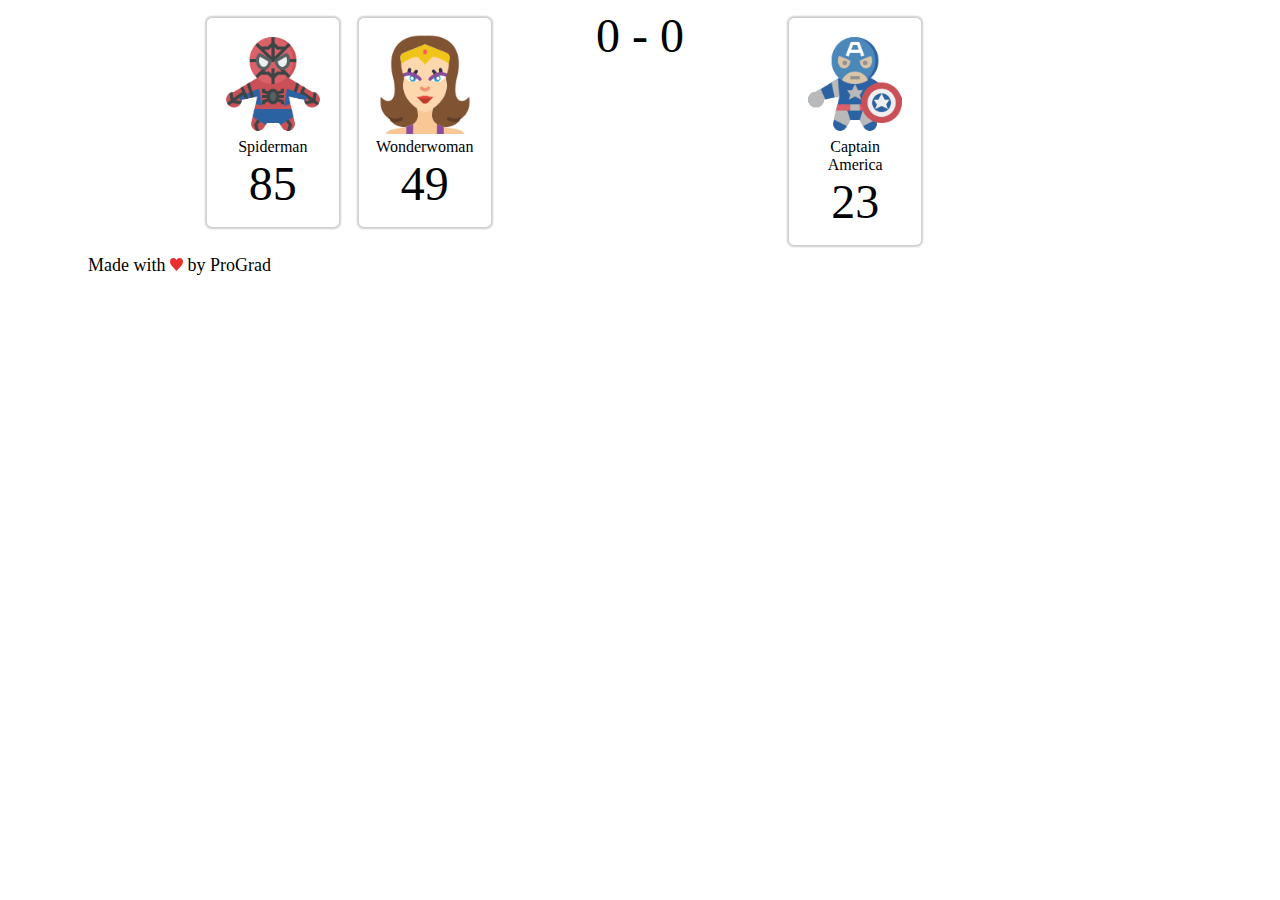
<file: Assignments/12_SuperwarsOops/index.html>
<!DOCTYPE html>
<html lang="en">

<head>
    <meta charset="UTF-8">
    <meta name="viewport" content="width=device-width, initial-scale=1.0">
    <meta http-equiv="X-UA-Compatible" content="ie=edge">
    <title>Super Wars 14</title>
    <link rel="stylesheet" href="src/style.css">
</head>

<body>
    <div class="arena">
        <div id="heroes" class="team">
        </div>
        <div id="score">
            0 - 0
        </div>
        <div id="villains" class="team">


        </div>
    </div>
    <footer class = "footer">Made with <img src="./images/Vector.svg"> by ProGrad</footer>
</body>
<script src="src/app.js"></script>

</html>
</file>
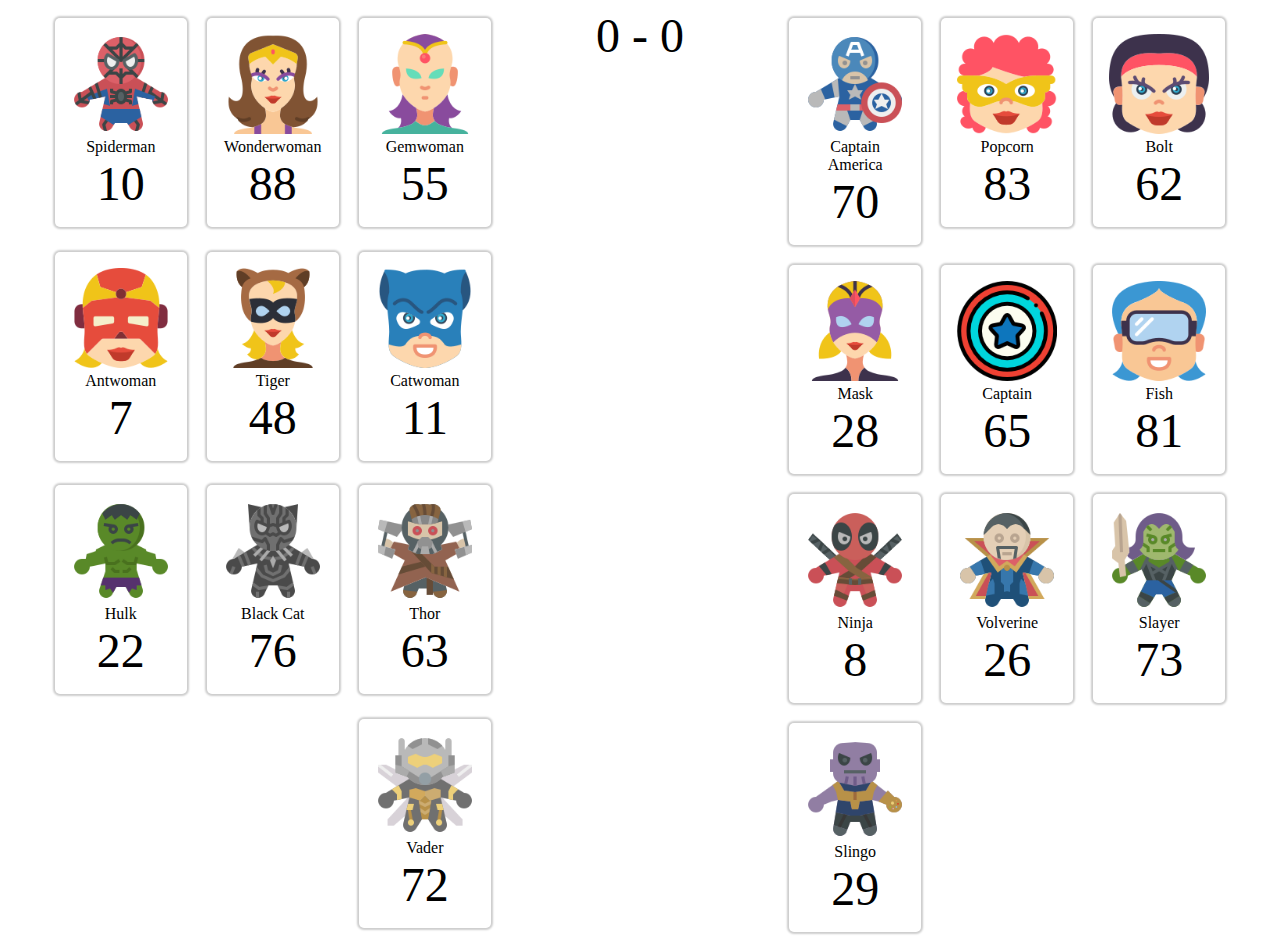
<file: Assignments/13_SuperwarsComplete/index.html>
<!DOCTYPE html>
<html lang="en">

<head>
    <meta charset="UTF-8">
    <meta name="viewport" content="width=device-width, initial-scale=1.0">
    <meta http-equiv="X-UA-Compatible" content="ie=edge">
    <title>Super Wars</title>
    <link rel="stylesheet" href="src/style.css">
</head>

<body>
    <div class="arena">
        <div id="heroes" class="team">
        </div>
        <div id="score">
            0 - 0
        </div>
        <div id="villains" class="team">


        </div>
    </div>
</body>
<script src="src/app.js"></script>

</html>
</file>
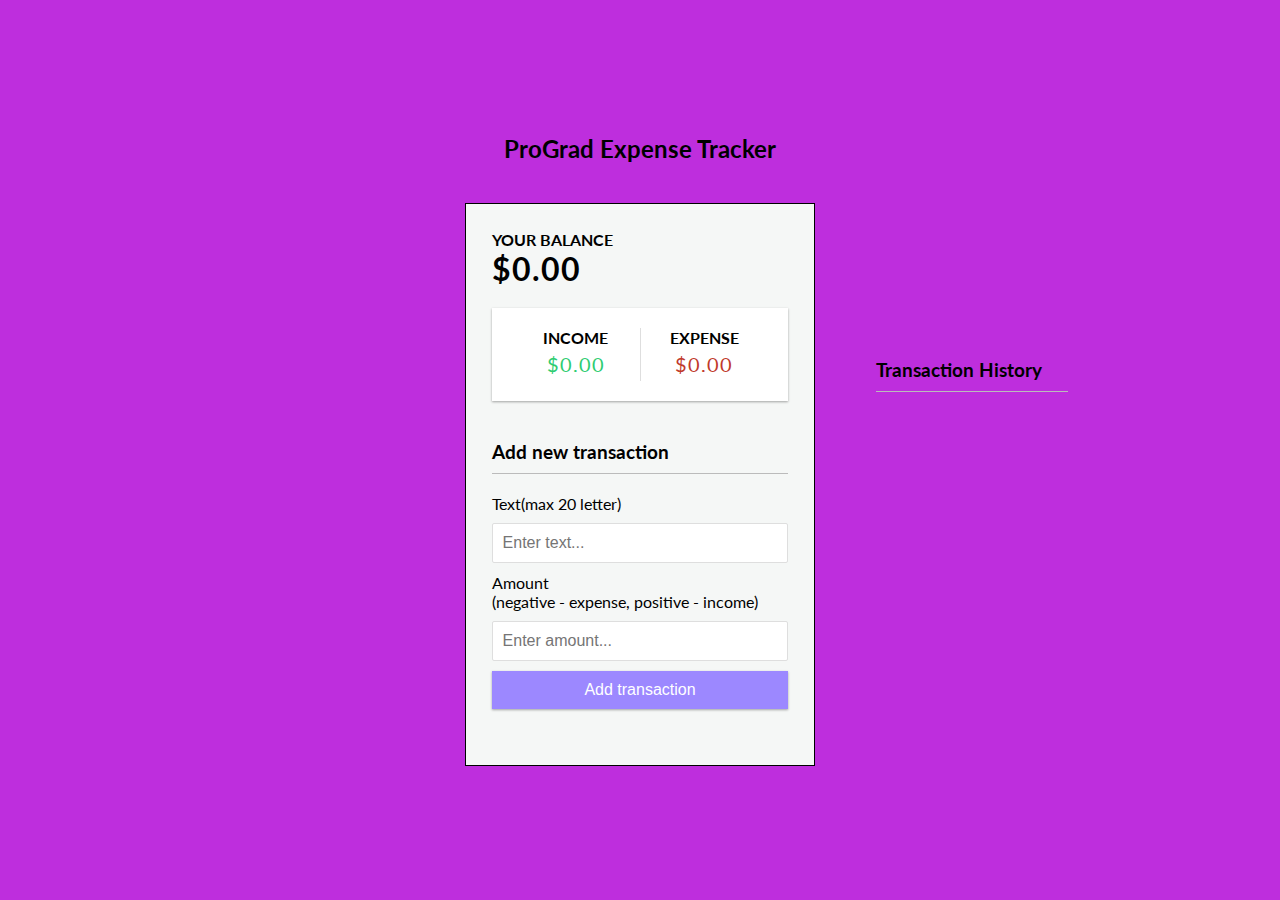
<file: Assignments/14_ExpenseTracker/index.html>
<!DOCTYPE html>
<html lang="en">
  <head>
    <meta charset="UTF-8" />
    <meta name="viewport" content="width=device-width, initial-scale=1.0" />
    <meta http-equiv="X-UA-Compatible" content="ie=edge" />
    <link rel="stylesheet" href="style.css" />
    <title>Expense Tracker</title>
  </head>
  <body>
    <h2> ProGrad Expense Tracker</h2>

    <div class="container">
      <h4>Your Balance</h4>
      <h1 id="balance">$0.00</h1>

      <div class="inc-exp-container">
        <div>
          <h4>Income</h4>
          <p id="money-plus" class="money plus">+$0.00</p>
        </div>
        <div>
          <h4>Expense</h4>
          <p id="money-minus" class="money minus">-$0.00</p>
        </div>
      </div>
    
      <div class="histroy">
      <h3> Transaction History</h3>
      <ul id="list" class="list">
      </ul>
    </div>
      <h3>Add new transaction</h3>
      <form id="form">
        <div class="form-control">
          <label for="text">Text(max 20 letter)</label>
          <input type="text" id="text" placeholder="Enter text..." />
        </div>
        <div class="form-control">
          <label for="amount"
            >Amount <br />
            (negative - expense, positive - income)</label
          >
          <input type="number" id="amount" placeholder="Enter amount..." />
        </div>
        <button class="btn">Add transaction</button>
      </form>
    </div>

    <script src="script.js"></script>
  </body>
</html>
</file>
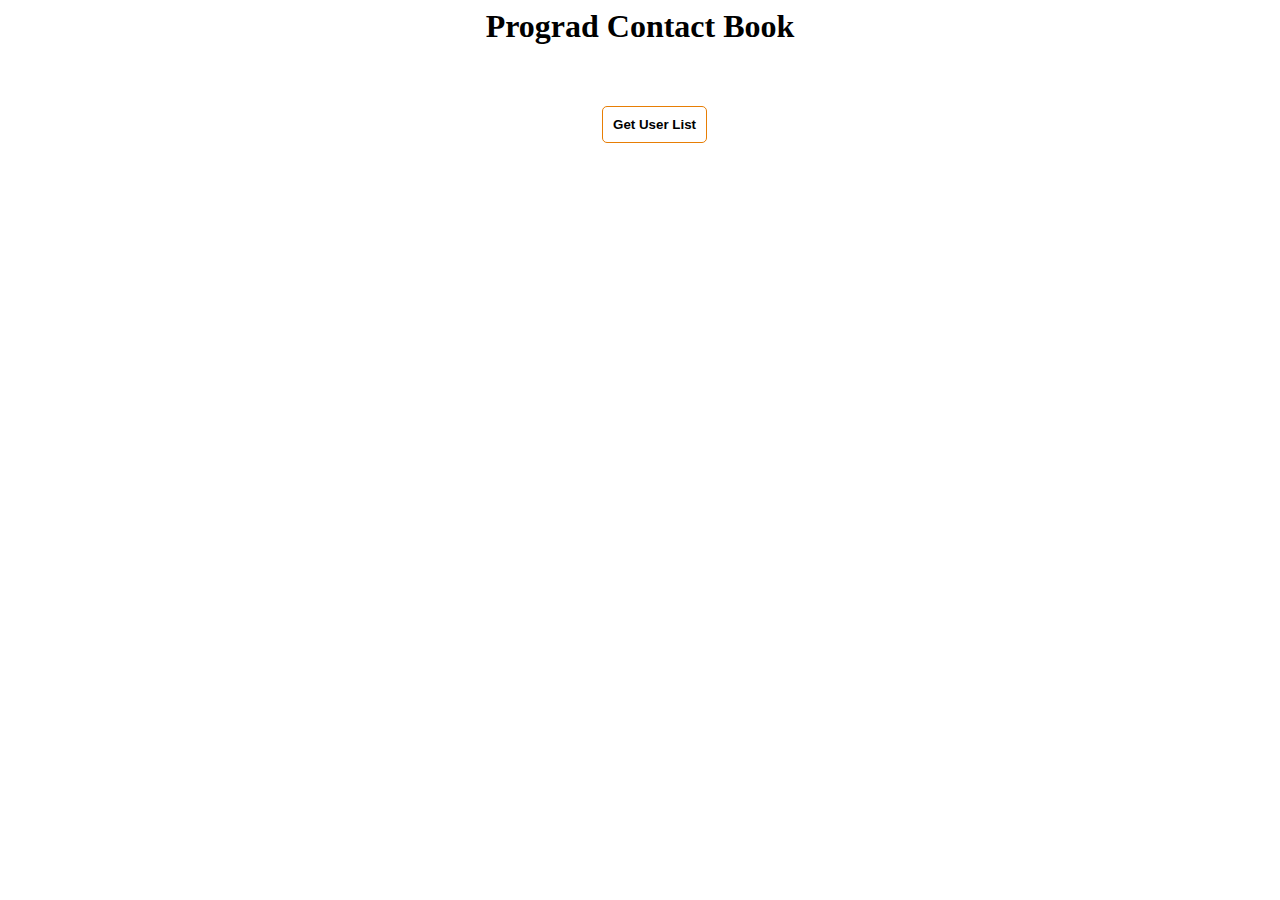
<file: Assignments/15_PromiseContacts/index.html>
<html>
<head>
    <meta charset="utf-8">
    <title>JavaScript Promise Demo</title>
    <link href="style.css" rel="stylesheet">
</head>
<body>
    <h1>Prograd Contact Book</h1>
    <div id="container">
        <button id="btnGet">Get User List</button>
    </div>
        <div id="message"></div>
    <script src="app.js">
    </script>
</body>
</html>
</file>
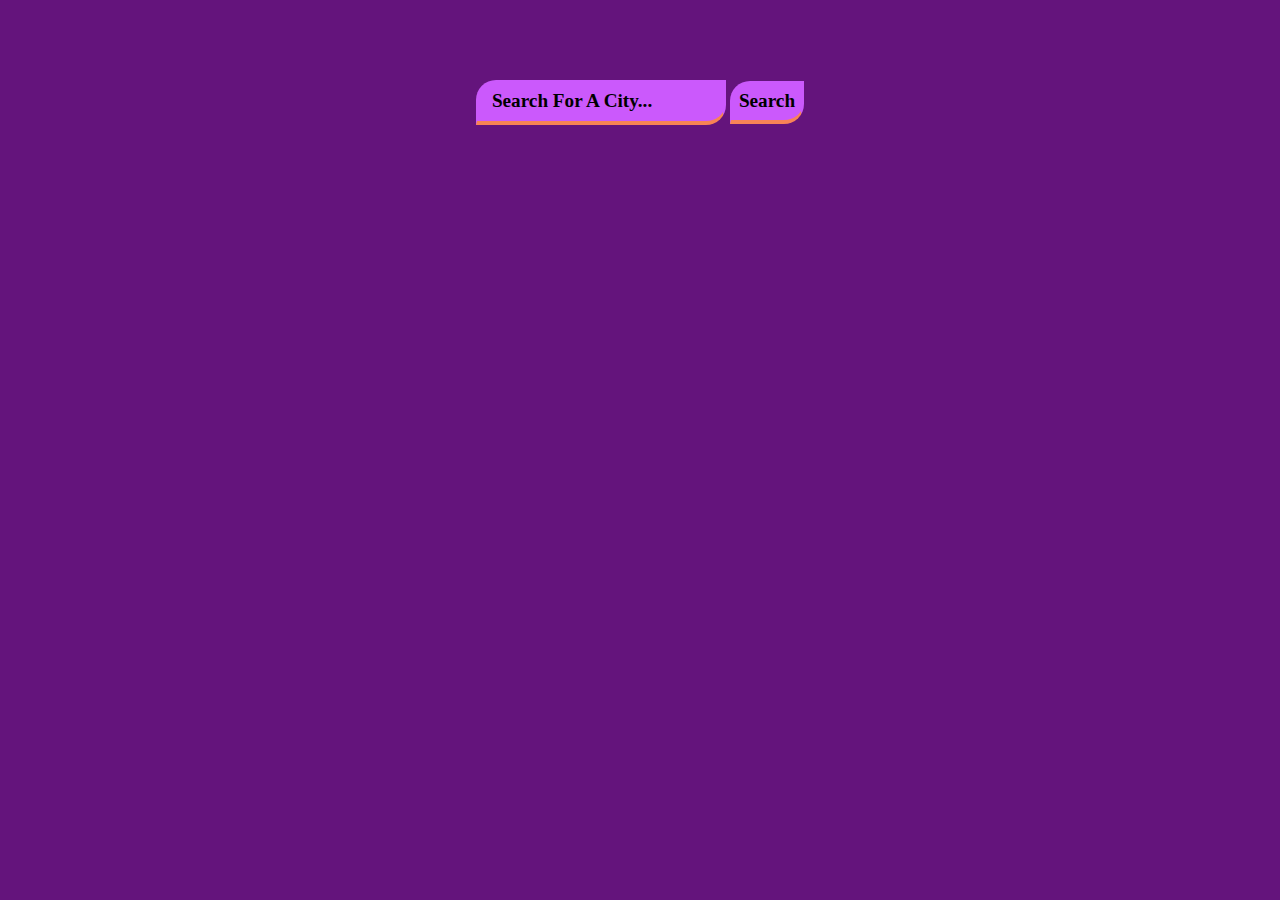
<file: Assignments/16_WeatherForecast/index.html>
<!DOCTYPE html>
<html lang="en">
<head>
  <meta charset="UTF-8">
  <meta name="viewport" content="width=device-width, initial-scale=1.0">
  <meta http-equiv="X-UA-Compatible" content="ie=edge">
  <title>Weather app</title>
  <link rel="stylesheet" href="style.css" />
</head>
<body>
  <div class="app-wrap">
    <header>
      <input type="text" autocomplete="on" class="search-box" 
      placeholder="Search for a city..."/>
      <button class="search">Search</button>
    </header>
    <main>
      <section class="location">
        <div class="city"></div>
        <div class="date"></div>
      </section>
      <div class="current">
        <div class="temp"><span></span></div>
        <div class="weather"></div>
        <div class="hi-low"></div>
      </div>
    </main>
  </div>
  <script src="weather.js"></script>
</body>
</html>
</file>
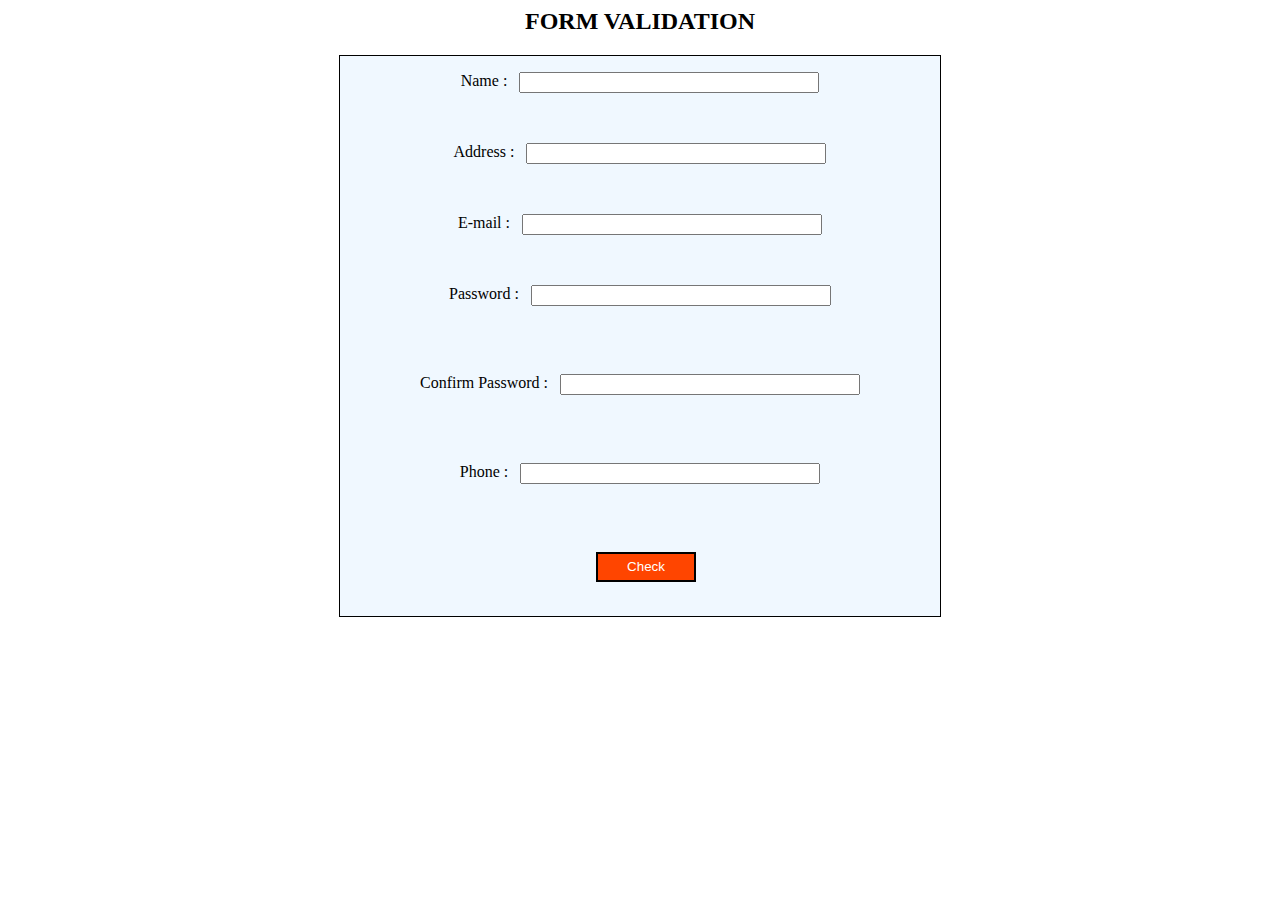
<file: Assignments/18_JSRegex/index.html>
<html> 
<head> 
    <meta charset="UTF-8">
    <meta name="viewport" content="width=device-width, initial-scale=1.0">
    <title>Validation</title>
    <script src="app.js"></script>
    <link rel="stylesheet" href="style.css">
</head> 
<body> 
<h2 style="text-align: center"> FORM VALIDATION</h2>           
<form name="RegForm" action="/" onsubmit="return formValidate()" method="post">  
    <p>Name : <input type="text" name="Name"></p>
     <label class="alert" id="name"></label><br>  

    <p> Address : <input type="text" name="Address">  </p>
     <label class="alert" id="address"></label><br> 

    <p>E-mail : <input type="text"  name="EMail"></p>
     <label class="alert" id="email"></label><br> 

    <p>Password : <input type="password" name="Password"> </p>
    <label class="alert" id="pwd"></label><br> <br> 

    <p>Confirm Password : <input type="password" name="cPassword"> </p>
    <label class="alert" id="cpwd"></label><br> <br>

    <p>Phone : <input type="number" name="phone"> </p>
    <label class="alert" id="phone"></label><br> <br>   

    <p><input type="submit" value="Check" name="Submit" id="sub"></p><br> 
    <label class="done" id="done"></label>  

</form> 
</body> 
</html>
</file>
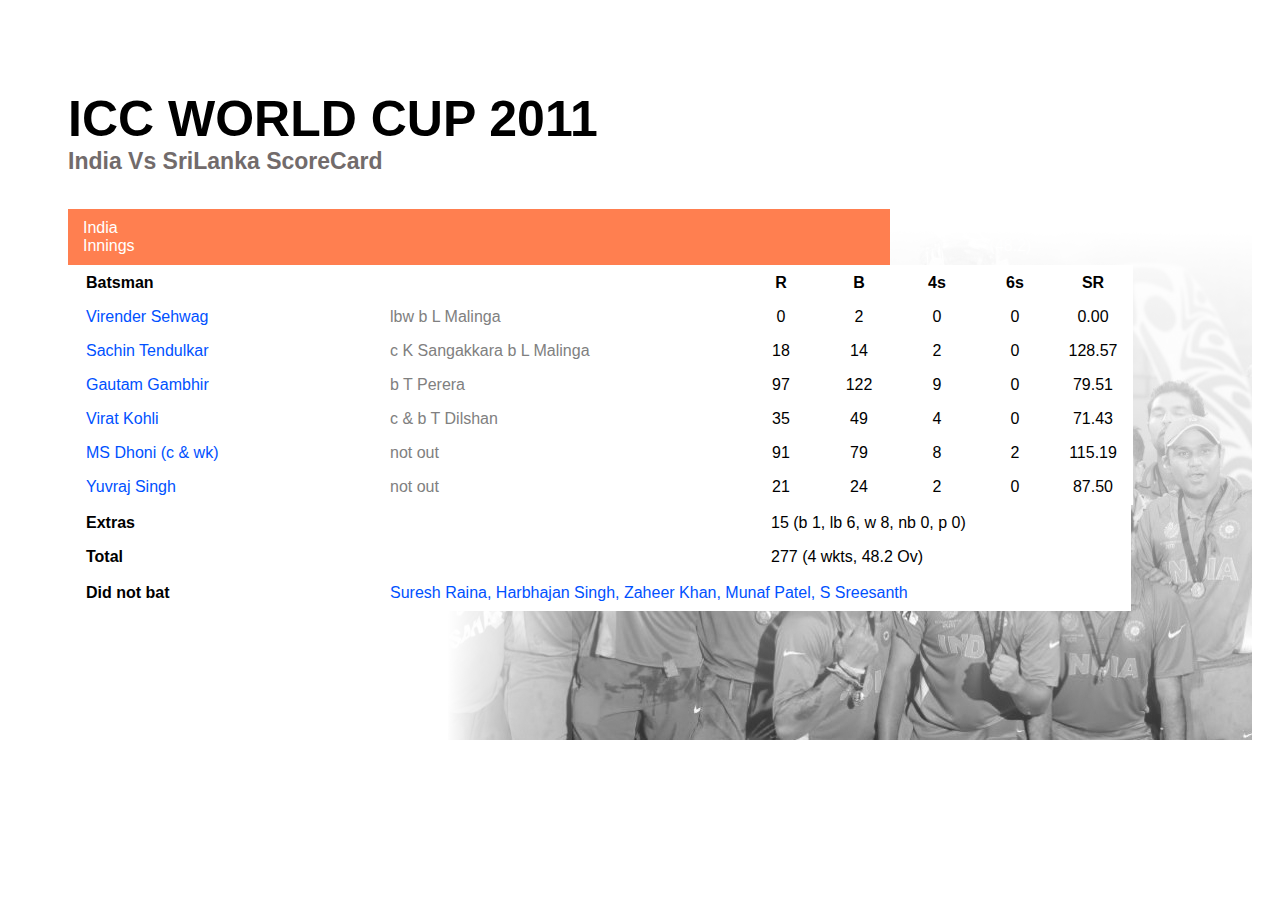
<file: Assignments/1_CricproScoreBoard/index.html>
<!DOCTYPE html>
<html lang="en">
<head>
    <meta charset="UTF-8">
    <meta name="viewport" content="width=device-width, initial-scale=1.0">
    <title>CricPro ScoreBoard</title>
    <link rel="stylesheet" href="style.css">
</head>
<body>
    <!-- Type your code here -->
    <div id="cricpro"><image src="assets/Logo.jfif"></image></div>
    <p><span id="heading">ICC WORLD CUP 2011</span><br><span id="secondheading">India Vs SriLanka ScoreCard</span></p>
    <br>
    <div id="bodypart">
        <div id="orangeheading"><span>India Innings</span><span class="orangeheading">277-4 (48.2)</span></div>
        <table class="tableboard">
            <thead>
                <tr>
                    <th class="lefttable">Batsman</th>
                    <th class="bowler"></th>
                    <th class="middletable">R</th>
                    <th class="middletable">B</th>
                    <th class="middletable">4s</th>
                    <th class="middletable">6s</th>
                    <th class="middletable">SR</th>
                </tr>
            </thead>
            <tbody>
                <tr>
                    <td class="lefttable"><a href="assets/Player6.png" style="text-decoration: none; color: rgb(0, 81, 255);">Virender Sehwag</href></td>
                    <td class="bowler">lbw b L Malinga</td>    
                    <td class="middletable">0</td>
                    <td class="middletable">2</td>
                    <td class="middletable">0</td>
                    <td class="middletable">0</td>
                    <td class="middletable">0.00</td>
                </tr>
                <tr>
                    <td class="lefttable"><a href="assets/Player5.png" style="text-decoration: none; color: rgb(0, 81, 255);">Sachin Tendulkar</a></td>
                    <td class="bowler">c K Sangakkara b L Malinga</td>  
                    <td class="middletable">18</td>
                    <td class="middletable">14</td>
                    <td class="middletable">2</td>
                    <td class="middletable">0</td>
                    <td class="middletable">128.57</td>
                </tr>
                <tr>
                    <td class="lefttable"><a href="assets/Player4.png" style="text-decoration: none; color: rgb(0, 81, 255);">Gautam Gambhir</a></td>
                    <td class="bowler">b T Perera</td>  
                    <td class="middletable">97</td>
                    <td class="middletable">122</td>
                    <td class="middletable">9</td>
                    <td class="middletable">0</td>
                    <td class="middletable">79.51</td>
                </tr>
                <tr>
                    <td class="lefttable"><a href="assets/Player3.png" style="text-decoration: none; color: rgb(0, 81, 255);">Virat Kohli</a></td>
                    <td class="bowler">c & b T Dilshan</td>  
                    <td class="middletable">35</td>
                    <td class="middletable">49</td>
                    <td class="middletable">4</td>
                    <td class="middletable">0</td>
                    <td class="middletable">71.43</td>
                </tr>
                <tr>
                    <td class="lefttable"><a href="assets/Player2.png" style="text-decoration: none; color: rgb(0, 81, 255);">MS Dhoni (c & wk)</a></td>
                    <td class="bowler">not out</td>  
                    <td class="middletable">91</td>
                    <td class="middletable">79</td>
                    <td class="middletable">8</td>
                    <td class="middletable">2</td>
                    <td class="middletable">115.19</td>
                </tr>
                <tr>
                    <td class="lefttable"><a href="assets/Player1.png" style="text-decoration: none; color: rgb(0, 81, 255);">Yuvraj Singh</a></td>
                    <td class="bowler">not out</td>  
                    <td class="middletable">21</td>
                    <td class="middletable">24</td>
                    <td class="middletable">2</td>
                    <td class="middletable">0</td>
                    <td class="middletable">87.50</td>
                </tr>
            </tbody>
        </table> 
        <table class="tableboard">
            <tbody>
                <tr>
                    <td class="extra">Extras</td>
                    <td class="run">15 (b 1, lb 6, w 8, nb 0, p 0)</td>
                </tr>
                <tr>
                    <td class="extra">Total</td>
                    <td class="run">277 (4 wkts, 48.2 Ov)</td>
                </tr>
            </tbody>
        </table>
        <table class="tableboard">
            <tbody>
                <tr>
                    <td class="lefttable" style="font-weight: bold;">Did not bat</td>
                    <td class="didnotbatname">
                        <a href="assets/Player1-1.jpg" style="text-decoration: none; color: rgb(0, 81, 255);">Suresh Raina,</a>
                        <a href="assets/Player1-2.jpg" style="text-decoration: none; color: rgb(0, 81, 255);">Harbhajan Singh,</a>
                        <a href="assets/Player1-3.jpg" style="text-decoration: none; color: rgb(0, 81, 255);">Zaheer Khan,</a>
                        <a href="assets/Player1-4.jpg" style="text-decoration: none; color: rgb(0, 81, 255);">Munaf Patel,</a>
                        <a href="assets/Player1-5.jpg" style="text-decoration: none; color: rgb(0, 81, 255);">S Sreesanth</a>
                    </td>
                </tr>
            </tbody>
        </table>
    </div>
</body>
</html>
</file>
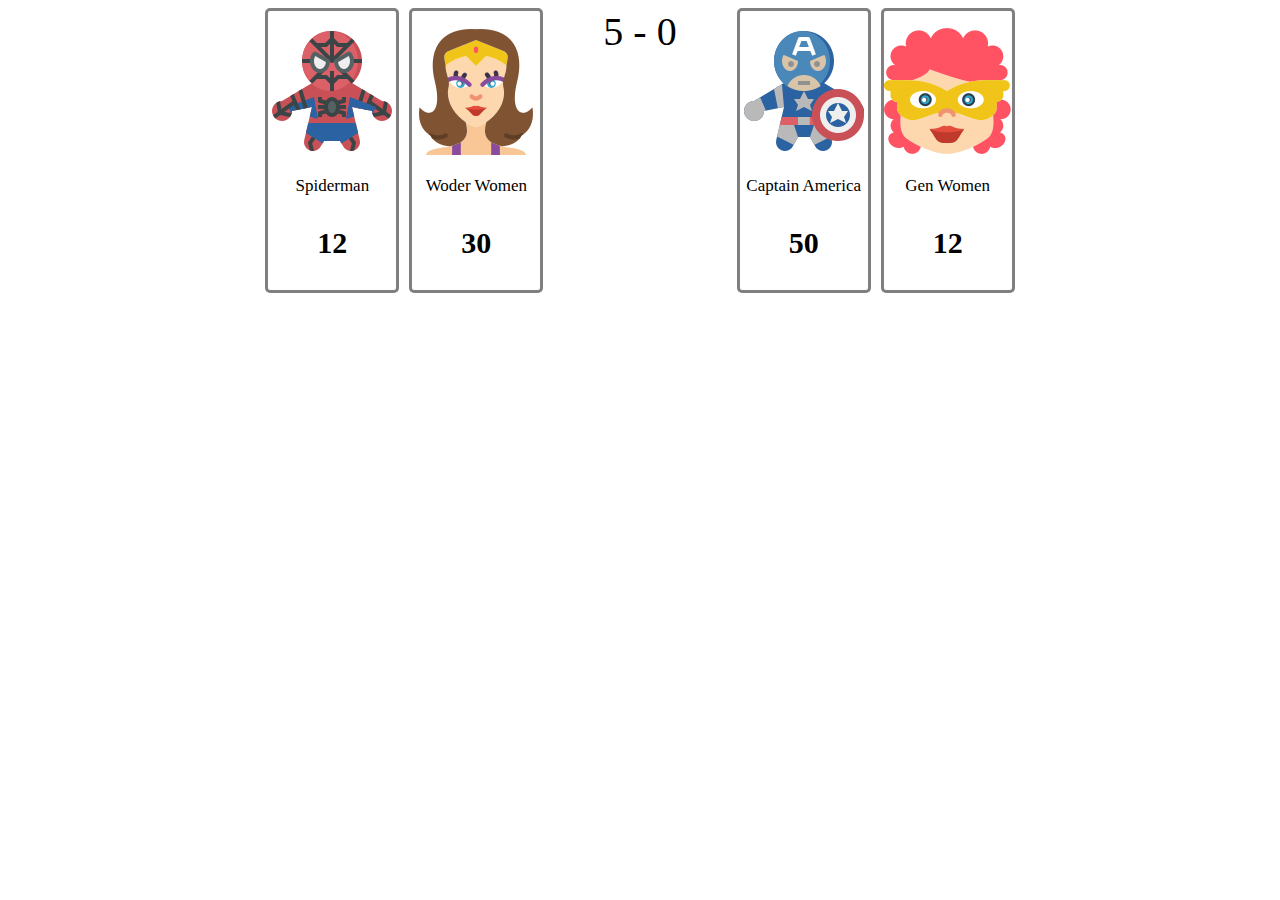
<file: Assignments/2_SuperWars/index.html>
<!DOCTYPE html>
<html lang="en">

<head>
    <meta charset="UTF-8">
    <meta http-equiv="X-UA-Compatible" content="IE=edge">
    <meta name="viewport" content="width=device-width, initial-scale=1.0">
    <title>SuperWars</title>
    <link rel="stylesheet" href="styles.css">
</head>

<body>

    <div class="grid-container">
        <div class="grid-item">
            <p><img src="images/super-1.png" alt=""></p>
            <p class="names">Spiderman</p>
            <p class="score">12</p>
        </div>
        <div class="grid-item">
            <p><img src="images/super-2.png" alt=""></p>
            <p class="names">Woder Women</p>
            <p class="score">30</p>
        </div>

        <span id="score">5 - 0</span>

        <div class="grid-item">
            <p><img src="images/super-3.png" alt=""></p>
            <p class="names">Captain America</p>
            <p class="score">50</p>
        </div>
        <div class="grid-item">
            <p><img src="images/super-4.png" alt=""></p>
            <p class="names">Gen Women</p>
            <p class="score">12</p>
        </div>
    </div>

</body>

</html>
</file>
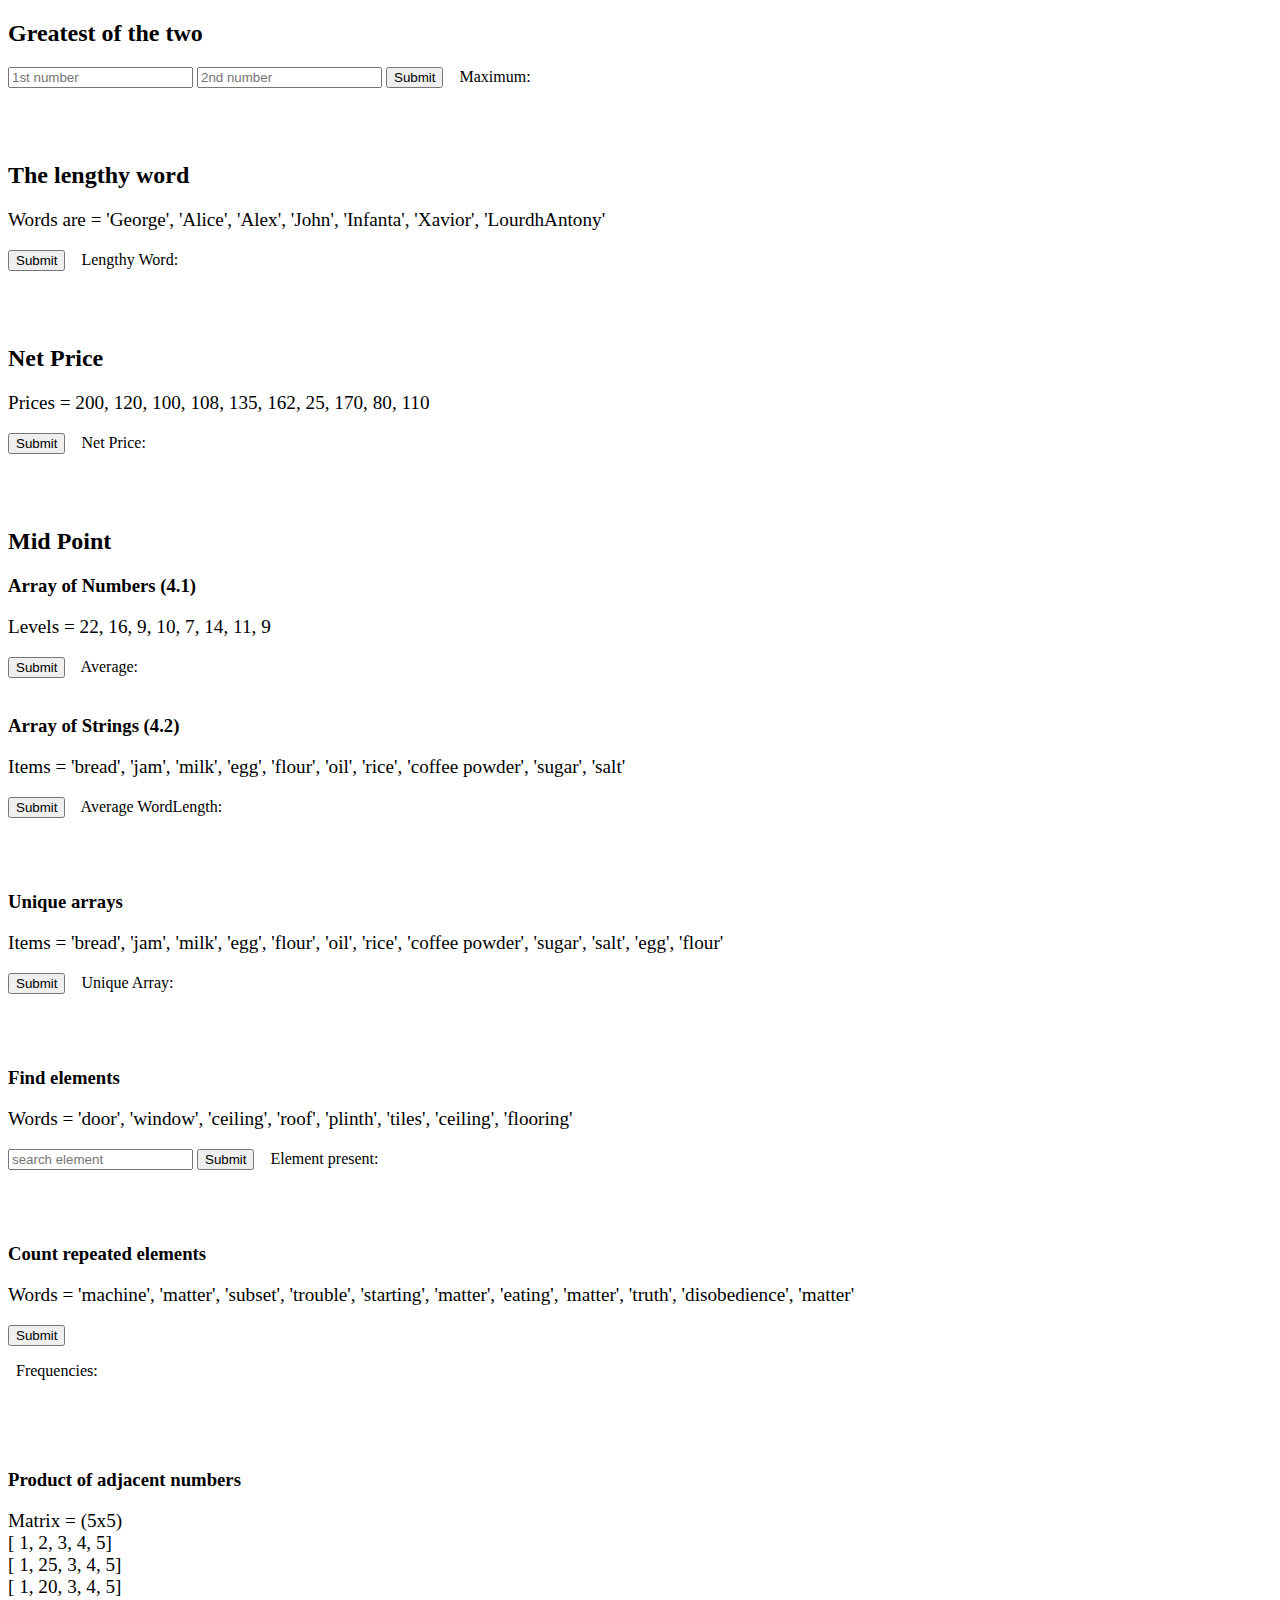
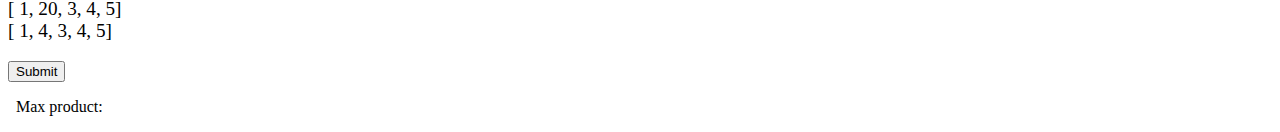
<file: Assignments/3_ArraysFunctions/index.html>
<!DOCTYPE html>
<html lang="en">
<head>
    <meta charset="UTF-8">
    <meta http-equiv="X-UA-Compatible" content="IE=edge">
    <meta name="viewport" content="width=device-width, initial-scale=1.0">
    <title>Arrays & Functions</title>
    <script src="app.js"></script>
</head>
<body>

    <!-- Greatest of the two -->
    <h2>Greatest of the two</h2>
        <input type="number" id="n1" placeholder="1st number">
        <input type="number" id="n2" placeholder="2nd number">
        <input type="submit" value="Submit" onclick="greatestOfTwoNumbers()">
        <span> &nbsp;&nbsp; Maximum: <span id="max"></span></span>
    <!--  -->

    <br><br><br><br>

    <!-- The lengthy word -->
    <h2>The lengthy word</h2>
    <p style="font-size: larger;">Words are = 'George', 'Alice', 'Alex', 'John', 'Infanta', 'Xavior', 'LourdhAntony'</p>
    <input type="submit" value="Submit" onclick="findScaryWord()">
    <span> &nbsp;&nbsp; Lengthy Word: <span id="lengthy"></span></span>
    <!--  -->

    <br><br><br><br>

    <!-- Net Price -->
    <h2>Net Price</h2>
    <p style="font-size: larger;">Prices = 200, 120, 100, 108, 135, 162, 25, 170, 80, 110</p>
    <input type="submit" value="Submit" onclick="netPrice()">
    <span> &nbsp;&nbsp; Net Price: <span id="net"></span></span>
    <!--  -->

    <br><br><br><br>

    <!-- Mid Point -->
    <h2>Mid Point</h2>
    <h3>Array of Numbers (4.1)</h3>
    <p style="font-size: larger;">Levels = 22, 16, 9, 10, 7, 14, 11, 9</p>
    <input type="submit" value="Submit" onclick="midPointOfLevels()">
    <span> &nbsp;&nbsp; Average: <span id="avg"></span></span>
    
    <br><br>

    <h3>Array of Strings (4.2)</h3>
    <p style="font-size: larger;">Items = 'bread', 'jam', 'milk', 'egg', 'flour', 'oil', 'rice', 'coffee powder', 'sugar', 'salt'</p>
    <input type="submit" value="Submit" onclick="averageWordLength()">
    <span> &nbsp;&nbsp; Average WordLength: <span id="avg-str"></span></span>
    <!--  -->

    <br><br><br><br>

    <!-- Unique arrays -->
    <h3>Unique arrays</h3>
    <p style="font-size: larger;">Items = 'bread', 'jam', 'milk', 'egg', 'flour', 'oil', 'rice', 'coffee powder', 'sugar', 'salt', 'egg', 'flour'</p>
    <input type="submit" value="Submit" onclick="uniqueArray()">
    <span> &nbsp;&nbsp; Unique Array: <span id="unique"></span></span>
    <!--  -->

    <br><br><br><br>

    <!-- Find elements -->
    <h3>Find elements</h3>
    <p style="font-size: larger;">Words = 'door', 'window', 'ceiling', 'roof', 'plinth', 'tiles', 'ceiling', 'flooring'</p>
    <input type="text" id="str" placeholder="search element">
    <input type="submit" value="Submit" onclick="searchElement()">
    <span> &nbsp;&nbsp; Element present: <span id="found"></span></span>
    <!--  -->

    <br><br><br><br>
    
    <!-- Count repeated elements -->
    <h3>Count repeated elements</h3>
    <p style="font-size: larger;">Words = 'machine', 'matter', 'subset', 'trouble', 'starting', 'matter', 'eating', 'matter', 'truth', 'disobedience', 'matter'</p>
    <input type="submit" value="Submit" onclick="howManyTimesElementRepeated()">
    <p> &nbsp;&nbsp;Frequencies: <span id="freq"></span></p>
    <!--  -->

    <br><br><br>

    <!-- Product of adjacent numbers -->
    <h3>Product of adjacent numbers</h3>
    <p style="font-size: larger;">Matrix = (5x5)<br>
        [ 1,  2, 3, 4, 5] <br>
        [ 1, 25, 3, 4, 5] <br>
        [ 1, 20, 3, 4, 5] <br>
        [ 1, 20, 3, 4, 5] <br>
        [ 1,  4, 3, 4, 5] <br></p>
    <input type="submit" value="Submit" onclick="maximumProduct()">
    <p> &nbsp;&nbsp;Max product: <span id="maxP"></span></p>

</body>
</html>
</file>
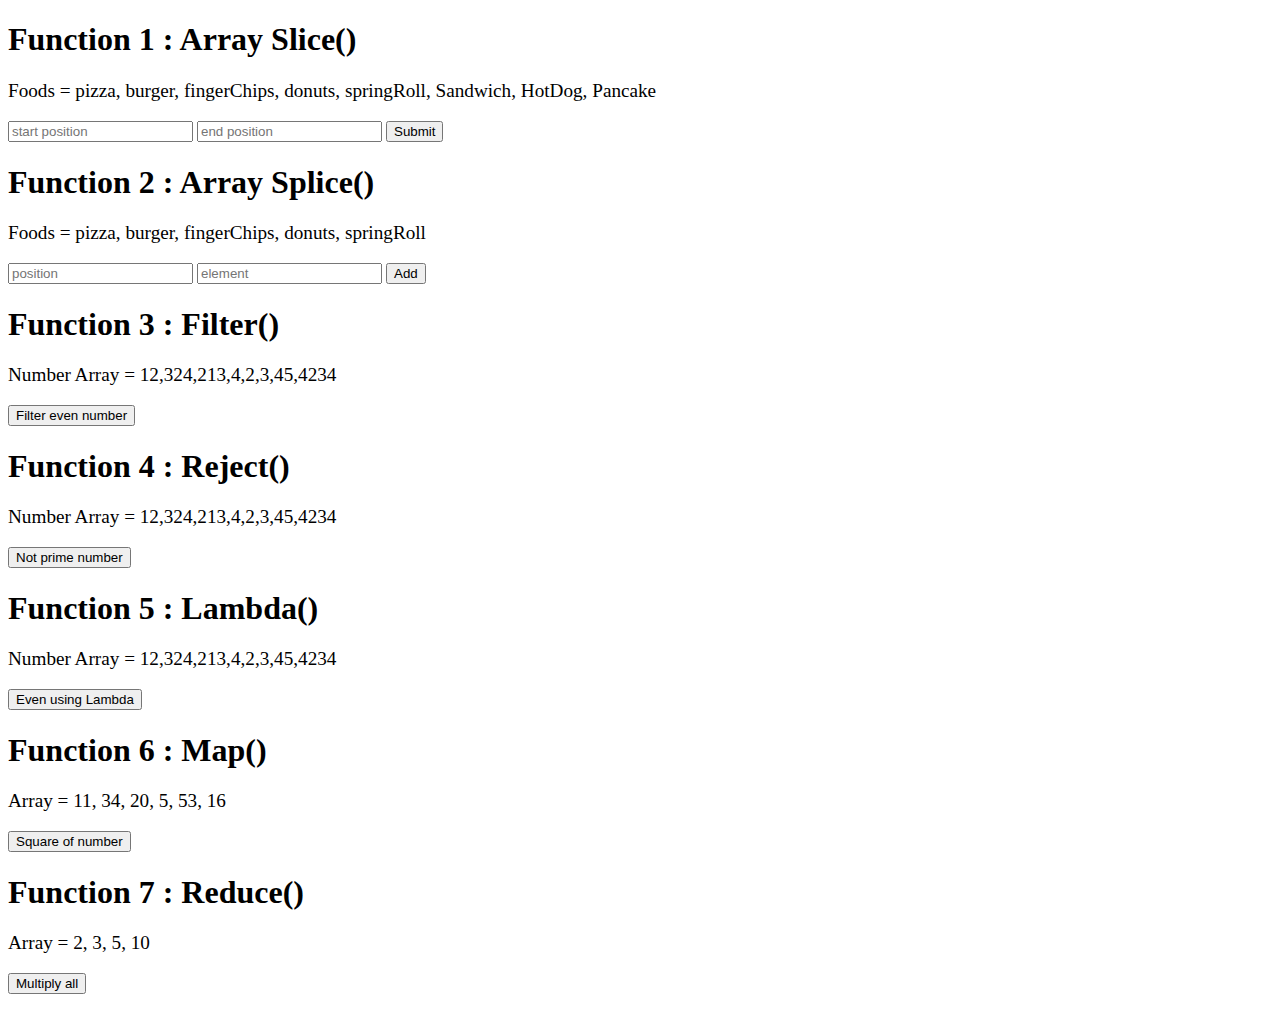
<file: Assignments/6_HigherOrderFunction/index.html>
<!DOCTYPE html>
<html lang="en">
    <head>
        <meta charset="UTF-8">
        <meta name="viewport" content="width=device-width, initial-scale=1.0">
        <meta http-equiv="X-UA-Compatible" content="ie=edge">
        <script type="text/javascript" src="app.js"></script>
        <title>Higher Order Function</title>
    </head> 
    <body>
        <h1>Function 1 : Array Slice()</h1>
        <p style="font-size: larger;">Foods = pizza, burger, fingerChips, donuts, springRoll, Sandwich, HotDog, Pancake</p>
        <input type="number" id="n1" placeholder="start position">
        <input type="number" id="n2" placeholder="end position">
        <input type="submit" value="Submit" onclick="slice()">
        <p style="font-size: larger;" id="out1"></p>

        <h1>Function 2 : Array Splice()</h1>
        <p style="font-size: larger;">Foods = pizza, burger, fingerChips, donuts, springRoll</p>
        <input type="number" id="n3" placeholder="position">
        <input type="text" id="n4" placeholder="element">
        <input type="submit" value="Add" onclick="Addsplice()">
        <p style="font-size: larger;" id="out2"></p>

        <h1>Function 3 : Filter()</h1>
        <p style="font-size: larger;">Number Array = 12,324,213,4,2,3,45,4234</p>
        <input type="submit" value="Filter even number" onclick="isEven()">
        <p style="font-size: larger;" id="out3"></p>

        <h1>Function 4 : Reject()</h1>
        <p style="font-size: larger;">Number Array = 12,324,213,4,2,3,45,4234</p>
        <input type="submit" value="Not prime number" onclick="isprime()">
        <p style="font-size: larger;" id="out4"></p>

        <h1>Function 5 : Lambda()</h1>
        <p style="font-size: larger;">Number Array = 12,324,213,4,2,3,45,4234</p>
        <input type="submit" value="Even using Lambda" onclick="checkEven()">
        <p style="font-size: larger;" id="out5"></p>

        <h1>Function 6 : Map()</h1>
        <p style="font-size: larger;">Array = 11, 34, 20, 5, 53, 16</p>
        <input type="submit" value="Square of number" onclick="findSquare()">
        <p style="font-size: larger;" id="out6"></p>

        <h1>Function 7 : Reduce()</h1>
        <p style="font-size: larger;">Array = 2, 3, 5, 10</p>
        <input type="submit" value="Multiply all" onclick="multiply()">
        <p style="font-size: larger;" id="out7"></p>
    </body>
</html>
</file>
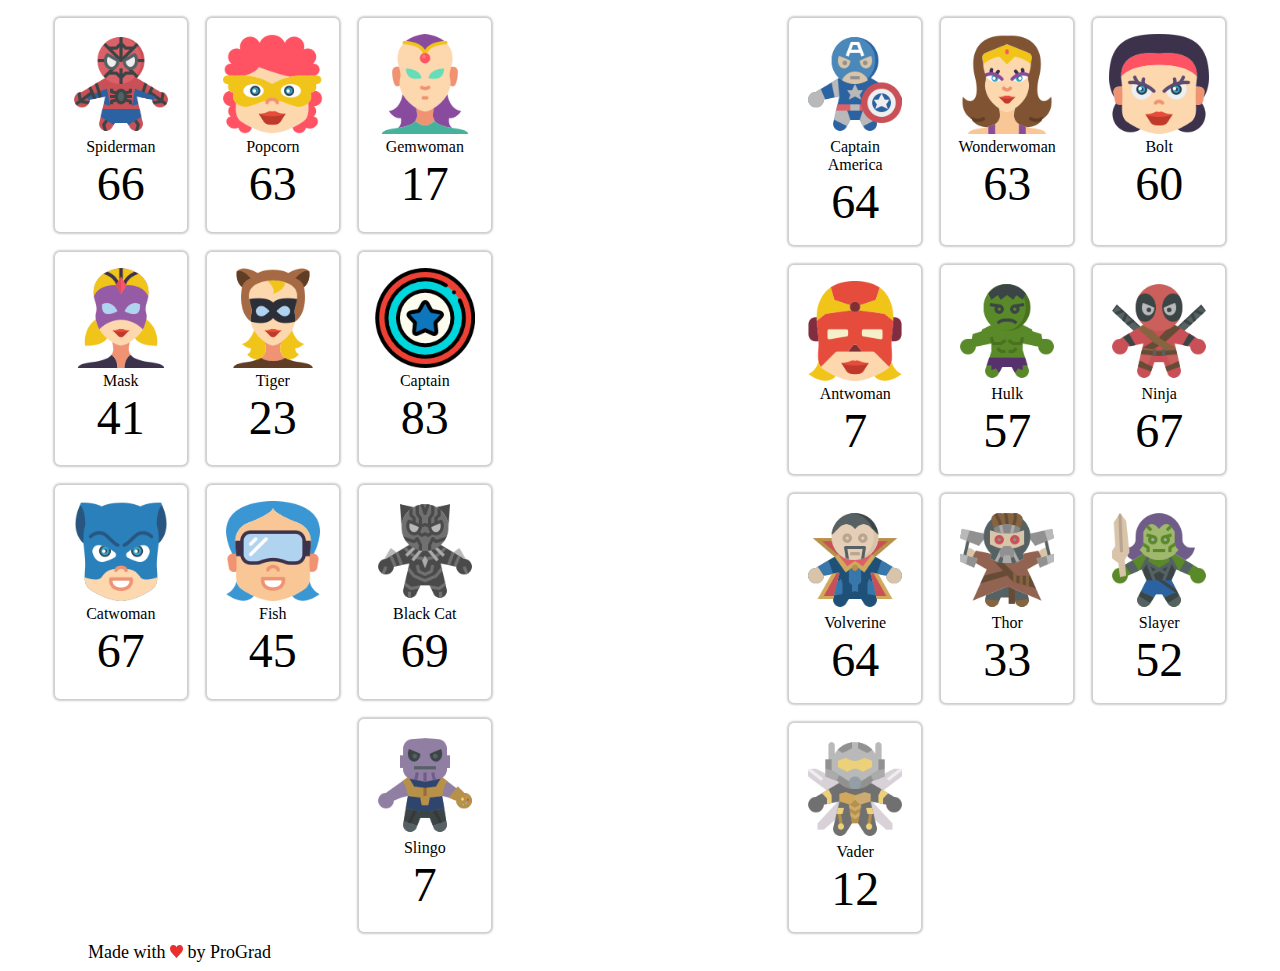
<file: Assignments/8_SuperwarsBasic/index.html>
<!DOCTYPE html>
<html lang="en">

<head>
    <meta charset="UTF-8">
    <meta name="viewport" content="width=device-width, initial-scale=1.0">
    <meta http-equiv="X-UA-Compatible" content="ie=edge">
    <title>Super Wars</title>
    <link rel="stylesheet" href="./src/style.css">
</head>

<body>
    <div class="arena">
        <div id="heroes" class="team">
        </div>
        <div id="score">
        </div>
        <div id="villains" class="team">
        </div>
    </div>
    <footer class="footer">Made with <img src="images/Vector.svg"> by ProGrad</footer>
</body>
<script src="./src/app.js"></script>

</html>
</file>
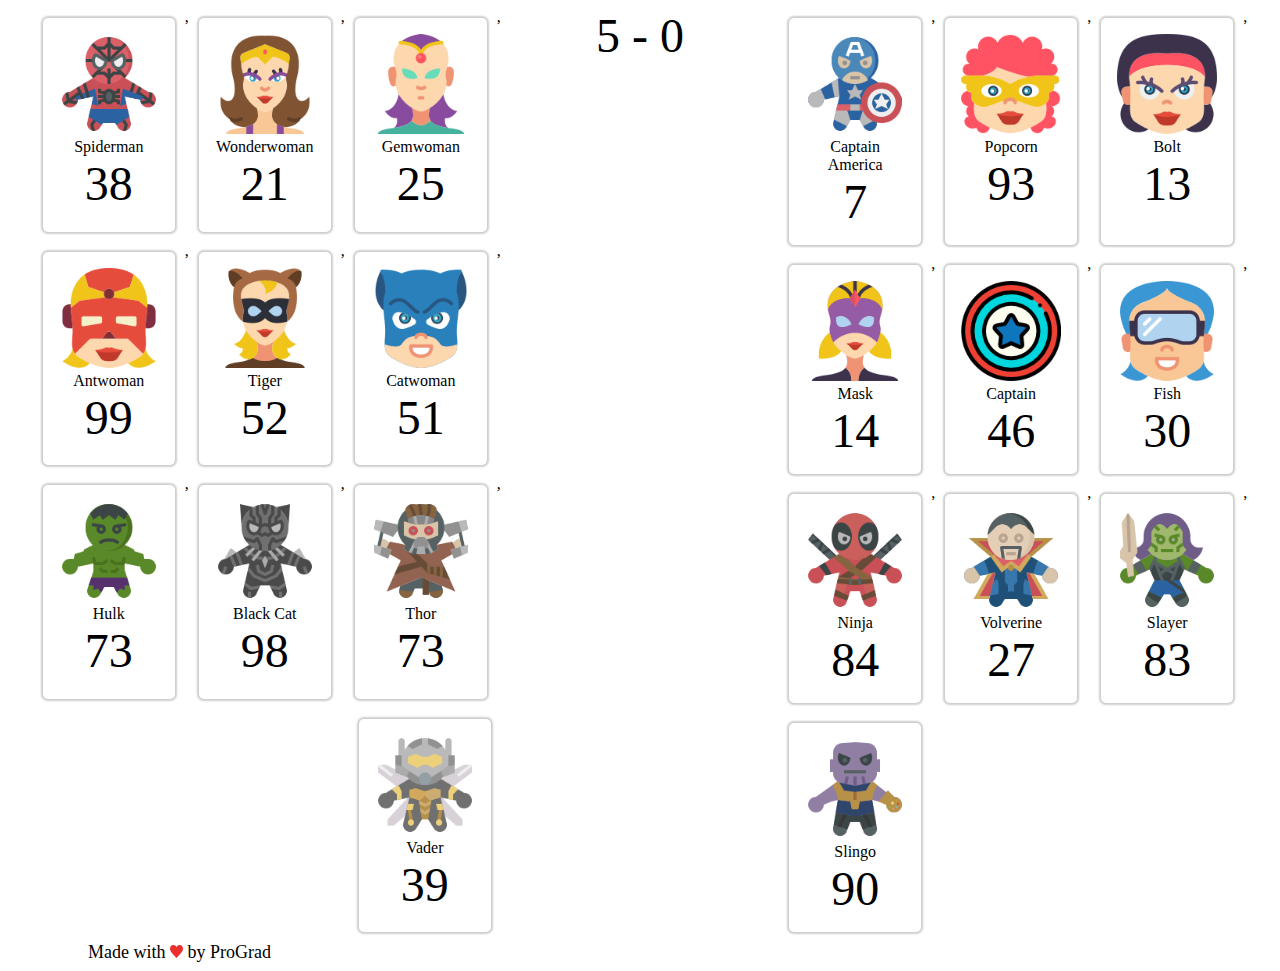
<file: ExtraAssignments/1_SuperwarsArray/index.html>
<!DOCTYPE html>
<html lang="en">

<head>
    <meta charset="UTF-8">
    <meta name="viewport" content="width=device-width, initial-scale=1.0">
    <meta http-equiv="X-UA-Compatible" content="ie=edge">
    <title>Super Wars</title>
    <link rel="stylesheet" href="src/style.css">
</head>

<body>
    <div class="arena">
        <div id="heroes" class="team">
        </div>
        <div id="score">
            5 - 0
        </div>
        <div id="villains" class="team">


        </div>
    </div>
    <footer class="footer">Made with <img src="images/Vector.svg"> by ProGrad</footer>
</body>
<script src="src/app.js"></script>

</html>
</file>
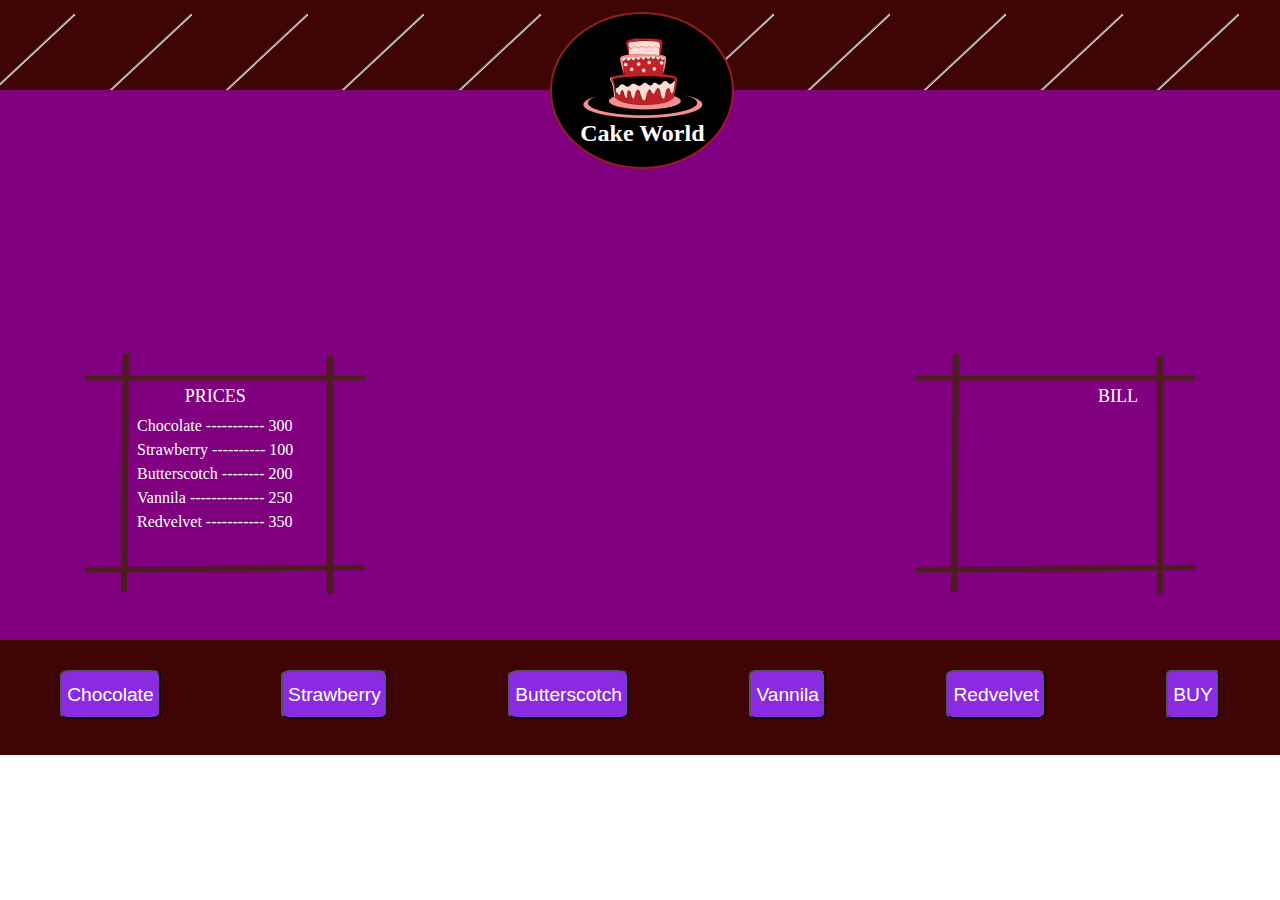
<file: ExtraAssignments/2_CakeWorld/index.html>
<!DOCTYPE html>
<html lang="en">
<head>
    <meta charset="UTF-8">
    <meta name="viewport" content="width=device-width, initial-scale=1.0">
    <link rel="stylesheet" href="style.css">
    <title>Cake World</title>
</head>
<body>
<div class="container">
<header class = "header">
    <div class="slash">
    <hr>
    <hr>
    <hr>
    <hr>
    <hr>
    <hr>
    <hr>
    <hr>
    <hr>
    <hr>
    <hr>
    </div>
    <div class = "cake-world">
        <img src="assets/cake.png">
        <h1>Cake World</h1>
    </div>
</header>
<section class ="first">
<div class = "menu">
    <img src="./assets/list_template.png">
    <div class = "menu-container">
    <p id="price">PRICES</p>
    <p class="cost">Chocolate ----------- 300</p>
    <p class="cost">Strawberry ---------- 100</p> 
    <p class="cost">Butterscotch -------- 200</p>
    <p class="cost">Vannila -------------- 250</p>
    <p class="cost">Redvelvet ----------- 350</p>
</div>
</div>
<div class = "layers">
    <img src="./assets/candle.png" id="candle">
    <div id="layer5"></div>
    <div id="layer4"></div>
    <div id="layer3"></div>
    <div id="layer2"></div>
    <div id="layer1"></div>
</div>
<div class="billing">
    <img src="./assets/list_template.png">
    <div class= "billing-container">
    <p id="bill">BILL</p>
    <p id="item1"></p>
    <p id="item2"></p>
    <p id="item3"></p>
    <p id="item4"></p>
    <p id="item5"></p>
    <p id="total"></p>
    </div>
</div>
</section> 
<div class ="footer">
    <input type="button" onclick="Chocolate()" value="Chocolate">
    <input type="button" onclick="Strawberry()" value="Strawberry">
    <input type="button" onclick="Butterscotch()" value="Butterscotch">
    <input type="button" onclick="Vannila()" value="Vannila">
    <input type="button" onclick="Redvelvet()" value="Redvelvet">
    <input type="button" onclick="Buy()" id="Buy" value="BUY">
</div>
</div>
</body>
<script src="script.js"></script>
</html>
</file>
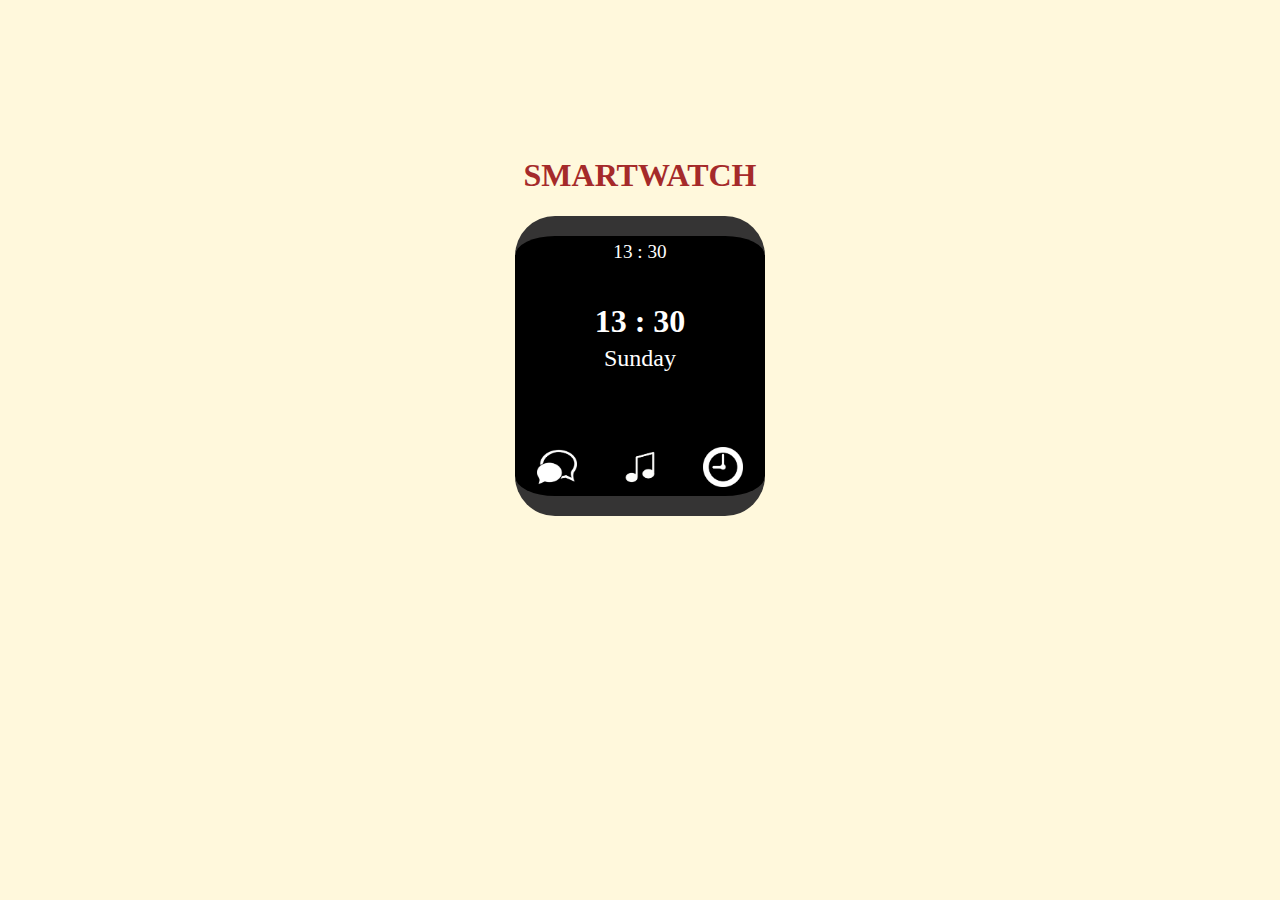
<file: ExtraAssignments/3_SmartWatchUI/index.html>
<!DOCTYPE html>
<html lang="en">
<head>
    <meta charset="UTF-8">
    <meta name="viewport" content="width=device-width, initial-scale=1.0">
    <title>SmartWatch UI</title>
    <link rel="stylesheet" href="style.css">
</head>
<body>
    <h1>SMARTWATCH</h1>
    <div class="SW">
        <label id="firsttime"></label>
        <label id="secondtime"></label>
        <label id="day"></label>
        <div class="imgs">
            <img src="./img/chat.png" alt="">
            <img src="./img/music.png" alt="">
            <img src="./img/clk.png" alt="">
        </div>
    </div>
    <script src="app.js"></script>
</body>
</html>
</file>
<file: Assignments/12_SuperwarsOops/src/style.css>
.arena {
    display: grid;
    grid-template-columns: 2fr 1fr 2fr;
    grid-column-gap: 1em;
}

/* Team */
.team {
    display: flex;
    flex-wrap: wrap;
    align-items: flex-start;
}

.team#heroes {
    justify-content: flex-end;
}

/* Player cards */
.player {
    border-radius: 5px;
    box-shadow: 0px 0px 2px 2px rgba(0, 0, 0, 0.2);
    margin: 10px;
    padding: 1rem;
    text-align: center;
    width: 100px;
}

.player>img {
    width: 100%;
    height: auto;
}

.player>.strength {
    font-size: 3em;
}

#score {
    font-size: 3em;
    text-align: center;
}

.player.selected {
    box-shadow: 0px 0px 2px 2px rgba(167, 38, 241, 0.2);
}

.footer{
    margin-left: 80px;
    font-size: 18px;
}
</file>
<file: Assignments/13_SuperwarsComplete/src/style.css>
.arena {
    display: grid;
    grid-template-columns: 2fr 1fr 2fr;
    grid-column-gap: 1em;
}

/* Team */
.team {
    display: flex;
    flex-wrap: wrap;
    align-items: flex-start;
}

.team#heroes {
    justify-content: flex-end;
}

/* Player cards */
.player {
    border-radius: 5px;
    box-shadow: 0px 0px 2px 2px rgba(0, 0, 0, 0.2);
    margin: 10px;
    padding: 1rem;
    text-align: center;
    width: 100px;
}

.player>img {
    width: 100%;
    height: auto;
}

.player>.strength {
    font-size: 3em;
}

#score {
    font-size: 3em;
    text-align: center;
}

.player.selected {
    box-shadow: 0px 0px 2px 2px rgba(167, 38, 241, 0.2);
}
</file>
<file: Assignments/14_ExpenseTracker/style.css>
@import url('https://fonts.googleapis.com/css?family=Lato&display=swap');

:root {
  --box-shadow: 0 1px 3px rgba(0, 0, 0, 0.12), 0 1px 2px rgba(0, 0, 0, 0.24);
}

* {
  box-sizing: border-box;
}

body {
  background-color: #be2edd;
  /* background-image: url('./1.jpg'); */
  background-size: cover;
  display: flex;
  flex-direction: column;
  align-items: center;
  justify-content: center;
  min-height: 100vh;
  margin: 0;
  font-family: 'Lato', sans-serif;
}

.container {
  margin: 20px auto;
  width: 350px;
  border:1px solid black;
  padding: 2%;
  background: #f5f7f6;
 
}

h1 {
  letter-spacing: 1px;
  margin: 0;
}

h3 {
  border-bottom: 1px solid #bbb;
  padding-bottom: 10px;
  margin: 40px 0 10px;
  width: 100%;
}
.histroy{
  position: absolute;
  margin-top:-8% ;
  margin-left:30% ;
  width: 15%;
  height: 10%;


}

h4 {
  margin: 0;
  text-transform: uppercase;
}

.inc-exp-container {
  background-color: #fff;
  box-shadow: var(--box-shadow);
  padding: 20px;
  display: flex;
  justify-content: space-between;
  margin: 20px 0;
}

.inc-exp-container > div {
  flex: 1;
  text-align: center;
}

.inc-exp-container > div:first-of-type {
  border-right: 1px solid #dedede;
}

.money {
  font-size: 20px;
  letter-spacing: 1px;
  margin: 5px 0;
}

.money.plus {
  color: #2ecc71;
}

.money.minus {
  color: #c0392b;
}

label {
  display: inline-block;
  margin: 10px 0;
}

input[type='text'],
input[type='number'] {
  border: 1px solid #dedede;
  border-radius: 2px;
  display: block;
  font-size: 16px;
  padding: 10px;
  width: 100%;
}

.btn {
  cursor: pointer;
  background-color: #9c88ff;
  box-shadow: var(--box-shadow);
  color: #fff;
  border: 0;
  display: block;
  font-size: 16px;
  margin: 10px 0 30px;
  padding: 10px;
  width: 100%;
}

.btn:focus,
.delete-btn:focus {
  outline: 0;
}

.list {
  list-style-type: none;
  padding: 0;
  margin-bottom: 40px;
}

.list li {
  background-color: #fff;
  box-shadow: var(--box-shadow);
  color: #333;
  display: flex;
  width: 150%;
  justify-content: space-between;
  position: relative;
  padding: 10px;
  margin: 10px 0;
}

.list li.plus {
  border-right: 5px solid #2ecc71;
}

.list li.minus {
  border-right: 5px solid #c0392b;
}

.delete-btn {
  cursor: pointer;
  background-color: #e74c3c;
  border: 0;
  color: #fff;
  font-size: 20px;
  line-height: 20px;
  padding: 2px 5px;
  position: absolute;
  top: 50%;
  left: 0;
  transform: translate(-100%, -50%);
  opacity: 0;
  transition: opacity 0.3s ease;
}

.list li:hover .delete-btn {
  opacity: 1;
}
</file>
<file: Assignments/15_PromiseContacts/style.css>
#btnGet{
  margin-top: 40px;
  margin-bottom: 10px;
  margin-left: 47%;
  background-color: white;
  border: 1px solid rgb(231, 126, 5);
  border-radius: 5px;
  padding:10px;
  font-weight: bold;
}
#btnGet:hover{
    transform: scale(1.15);
    box-shadow: 5px 5px 15px rgba(0,0,0,0.6);
    border: 1px solid rgb(231, 126, 5);
    background-color: rgb(241, 123, 12);
    color: rgb(246, 248, 247);
    transition: .5s;
    cursor: pointer;
   
  }
#message {
    display: grid;
    grid-template-columns:33% 33% 33%;
    grid-column-gap: 1em;
}
.player {
    position: relative;
    border-radius: 5px;
    box-shadow: 0px 0px 2px 2px rgba(0, 0, 0, 0.2);
    margin-top: 20%;
    margin-left:5% ;
    padding: 10%;
    text-align: left;
    width: 50%;
}
h1{
    text-align: center;
}
h2{
    position: absolute;
}

.player>.strength {
    font-size: 20px;
    font-weight: bold;

    
}
.player:hover{
    transform: scale(1.15);
    box-shadow: 5px 5px 15px rgba(0,0,0,0.6);
    background-color: rgb(241, 123, 12);

}
</file>
<file: Assignments/16_WeatherForecast/style.css>
*{
    margin: 0;
    padding: 0;
    box-sizing: border-box;
    font-family: Cambria, Cochin, Georgia, Times, 'Times New Roman', serif;
}
body{
   background-color: rgb(100, 20, 124);
   margin:30px 50px ;
   color: white;
}
.app-wrap{
    display: flex;
    flex-direction: column;
    align-items: center;
    width: 100%;
    height: 550px;
}
.app-wrap input{
    margin-top: 50px;
    border-top-left-radius: 20px;
    border-bottom-right-radius:20px;
    height: 45px;
    width: 250px;
    background-color: rgb(203, 89, 252);
    border: 1px solid transparent;
    border-bottom: 4px solid rgb(248, 131, 84);
    outline: none;
    padding: 15px;
    text-transform: capitalize;
    font-size: 1.2rem;
    font-weight: 600;
}
.app-wrap input::placeholder{
    color: black;
}
input:focus::placeholder {
  color: transparent;
}
.search{
    border-top-left-radius: 20px;
    border-bottom-right-radius:20px;
    background-color: rgb(203, 89, 252);
    border: 1px solid transparent;
    border-bottom: 4px solid rgb(248, 131, 87);
    padding: 8px;
    font-size: 1.2rem;
    font-weight: 600; 
    cursor: pointer;
}
.city {
  margin-top: 40px;
  font-size: 2rem;
  text-align: center;
}
.date{
    margin-top: 5px;
    text-align: center;
}
.temp{
    margin-top: 30px;
    font-size: 8rem;
    font-weight: 900;
    text-shadow:0px 12px 2px black;
    text-align: center;
}
.weather{
    text-align: center;
    margin-top: 20px;
    font-size: 1.8rem;
    font-weight: 700;
    font-style: bold;
    text-transform: capitalize;
    font-style: italic;
    text-shadow:0px 3px 1px black;
}
.hi-low{
    text-align: center;
    margin-top: 10px;
    font-size: 1.5rem;
    text-shadow:0px 3px 1px black;
}
</file>
<file: Assignments/18_JSRegex/style.css>
div {  
    box-sizing: border-box; 
    width: 100%; 
    border: 100px solid black; 
} 
   
form {                                         
    margin: 0 auto; 
    width: 600px;
    text-align: center;
    border: 1px Solid black;
    background-color: aliceblue;
}

form>p{
    display: flex;
    flex-direction: row;
    justify-content: center;

}
input{
    width: 300px;
    margin-left: 2%;
    float: inline-end;
}
.alert{
    color: red;
}
#sub{
    border: 2px Solid black;
    width:100px;
    height: 30px;
    background-color: orangered;
    color:white;

}
#done{
color: green;
}
</file>
<file: Assignments/1_CricproScoreBoard/style.css>
#cricpro{
    margin-top: 20px;
    margin-left: 1300px;
}
#heading{
    font-family:'Segoe UI', Tahoma, Geneva, Verdana, sans-serif;
    font-style: normal;
    font-weight: bold;
    margin-left: 60px;
    font-size: 50px;
    color: #000;
}
#secondheading{
    font-family:'Segoe UI', Tahoma, Geneva, Verdana, sans-serif;
    font-style: normal;
    font-weight: bold;
    margin-left: 60px;
    font-size: 23px;
    color: rgb(114, 107, 107);
}
#bgimage{
    margin-left: 650px;
}
#bodypart {
    font-family:'Segoe UI', Tahoma, Geneva, Verdana, sans-serif;
    font-style: normal;
    background-image: url("assets/background-image1.png");
    background-repeat: no-repeat;
    background-position: right;
    height: 531px;
    margin-right: 20px;
}
.orangeheading {
    margin-left: 855px;
}
#orangeheading{
    font-family:'Segoe UI', Tahoma, Geneva, Verdana, sans-serif;
    background-color:coral;
    margin-left: 60px;
    margin-right: 362px;
    padding-left: 15px;
    padding-top: 10px;
    padding-bottom: 10px;
    color: rgb(255, 255, 255);
    display: flex;
}
.tableboard{
    margin-left: 60px;
    padding-left: 15px;
    background-color: rgb(255, 255, 255);
}
.lefttable{
    width: 300px;
    text-align: left;
    padding-top: 7px;
    padding-bottom: 7px;
}
.bowler {
    width: 350px;
    color: rgb(128, 128, 128);
}
.middletable{
    width: 74px;
    text-align: center;
    padding-top: 5px;
    padding-bottom: 5px;
}
.extra{
    font-weight: bold;
    background-color: rgb(255, 255, 255);
    padding-top: 7px;
    padding-bottom: 7px;
    width: 681px;
    text-align: left;
}
.run{
    background-color: rgb(255, 255, 255);
    padding-top: 7px;
    padding-bottom: 7px;
    width: 357px;
    text-align: left;
}
.didnotbatname{
    width: 738px;
}
</file>
<file: Assignments/2_SuperWars/styles.css>
.grid-container {
    display: grid;
    grid-column-gap: 10px;
    grid-template-columns: auto auto;
    display: flex;
    justify-content: center;
  }

.grid-item{
    text-align: center;
    border: solid 3px grey;
    border-radius: 5px;
}
.score{
    font-size: 30px;
    font-weight: bold;
}
.names{
    font-size: 17px;
}
#score{
    margin-left: 50px;
    margin-right: 50px;
    font-size: 40px;
}
</file>
<file: Assignments/8_SuperwarsBasic/src/style.css>
.arena {
    display: grid;
    grid-template-columns: 2fr 1fr 2fr;
    grid-column-gap: 1em;
}

/* Team */
.team {
    display: flex;
    flex-wrap: wrap;
}

.team#heroes {
    justify-content: flex-end;
}

/* Player cards */
.player {
    border-radius: 5px;
    box-shadow: 0px 0px 2px 2px rgba(0, 0, 0, 0.2);
    margin: 10px;
    padding: 1rem;
    text-align: center;
    width: 100px;
}

.player>img {
    width: 100%;
    height: auto;
}

.player>.strength {
    font-size: 3em;
}

#score {
    font-size: 3em;
    text-align: center;
}

.footer{
    margin-left: 80px;
    font-size: 18px;
}
</file>
<file: ExtraAssignments/1_SuperwarsArray/src/style.css>
.arena {
    display: grid;
    grid-template-columns: 2fr 1fr 2fr;
    grid-column-gap: 1em;
}

/* Team */
.team {
    display: flex;
    flex-wrap: wrap;
}

.team#heroes {
    justify-content: flex-end;
}

/* Player cards */
.player {
    border-radius: 5px;
    box-shadow: 0px 0px 2px 2px rgba(0, 0, 0, 0.2);
    margin: 10px;
    padding: 1rem;
    text-align: center;
    width: 100px;
}

.player>img {
    width: 100%;
    height: auto;
}

.player>.strength {
    font-size: 3em;
}

#score {
    font-size: 3em;
    text-align: center;
}

.footer{
    margin-left: 80px;
    font-size: 18px;
}
</file>
<file: ExtraAssignments/2_CakeWorld/style.css>
@import url('https://fonts.googleapis.com/css2?family=Satisfy&display=swap');
@import url('https://fonts.googleapis.com/css2?family=Acme&display=swap');
@import url('https://fonts.googleapis.com/css2?family=Architects+Daughter&display=swap');

*{
    margin:0;
    padding:0;
    box-sizing:content-box;
   
}

/* Fill your code*/
.container{
  width: 100%;
  height: 100vh;
  overflow: hidden;
}
.header{
    position: relative;
    background-color: rgb(63, 5, 5);
    height: 90px;
    width: 100%;
}
.slash{
  display: flex;
}
hr {
  transform: rotate(317deg);
  position: relative;
  width: 10%;
  height: auto;
  left: -2%;
  top: 53px;
}
.cake-world{
    position: relative;
    border: 2px solid rgb(146, 31, 31);
    border-radius: 50%;
    background-color: black;
    width: 180px;
    top: 10px;
    left: 43%;
    display: flex;
    flex-direction: column;
    align-items: center;
    z-index: 1;
}
.cake-world h1{
    position: relative;
    color: rgb(255, 255, 255);
    top: -20px;
    font-size: x-large;
}
.first{
  position: relative;
  width: 100%;
  height: 550px;
  background-color:purple;
  display: flex;
  justify-content: space-between;
}
.menu img{
    position:absolute;
    top: 48%;
    left: 85px;
    width: 280px;
    height: 240px;
    z-index: auto;
}

.menu-container{
    position: absolute;
    color: white;
    padding: 2px;
    top:52%;
    left: 135px;
}
.cost{
    line-height: 1.5;
  }
#price{
    position: relative;
    text-align: center;
    line-height: 2;
    font-size:large;
}
.layers{
    position: absolute;
    bottom: 30%;
    width: 245px;
    left: 42%;
    height: 125px;
    display: flex;
    flex-direction: column;
  }
  #candle {
    width: 70px;
    height: 50px;
    position: absolute;
    left: 35%;
    top: -33%;
    visibility: hidden;
}
  #layer1 {
    width: 245px;
    visibility: hidden;
    border-radius: 25%;
    align-self: center;
    padding:20px;
  }
  
  #layer2 {
    width: 200px;
    left: 40px;
    visibility: hidden;
    border-radius: 25%;
    align-self: center;
    padding: 20px;
  }
  
  #layer3 {
    width: 160px;
    left: 60px;
    visibility: hidden;
    border-radius: 25%;
    align-self: center;
    padding: 20px;
  }
  
  #layer4 {
    width: 120px;
    left: 80px;
    visibility: hidden;
    border-radius: 25%;
    align-self: center;
    padding: 20px;
  }
  
  #layer5 {
    width: 80px;
    left: 100px;
    visibility: hidden;
    border-radius: 25%;
    align-self: center;
    padding: 20px;
  }
  .billing img{
    position: absolute;
    top: 48%;
    right: 85px;
    width: 280px;
    height: 240px;
    z-index: 1;
  }
  .billing-container{
    position: absolute;
    color: white;
    padding: 2px;
    top:52%;
    right: 140px; 
  }
  #bill{
      position: relative;
      text-align: center;
      font-size: large;
      line-height:2;
  }
  #total{
    line-height: 5;
  }
  .footer{
    position: relative;
    height: 115px;
    width: auto;
    background-color: rgb(63, 5, 5);
    display: flex;
    justify-content: space-around;
}


.footer input[type = button]{
  position: relative;
  width: auto;
  height: 35px;
  text-align: center;
  font-size: 1.2em;
  background-color: blueviolet;
  color: white;
  border-radius: 10%;
  padding: 5px;
  top: 30px;
}
input[type = button]:hover
{
    cursor: pointer;
}
#Buy:focus{
    background-color: rgb(55, 233, 55);
    color: black;
}
</file>
<file: ExtraAssignments/3_SmartWatchUI/style.css>
body{
  background-color: cornsilk;
  padding: 10%;
}
h1{
  text-align: center;
  color: brown;
}
.SW {
    width: 250px;
    height: 260px;
    background-color: black;
    border: 20px rgb(53, 52, 52) solid;
    border-left: none;
    border-right: none;
    border-radius: 40px;
    margin: auto;
  }
  
  #firsttime{
      color: white;
      font-size: larger;
      display: flex;
      flex-direction: column;
      align-items: center;
      margin-top: 5px;
  }
  
  #secondtime{
    color: white;
    font-size:xx-large;
    font-weight: bolder;
    display: flex;
    flex-direction: column;
    align-items: center;
    margin-top: 40px;
  }
  
  #day{
    color: white;
    margin-top: 5px;
    font-size: x-large;
    display: flex;
    flex-direction: column;
    align-items: center;
  }
  .imgs{
      margin-top: 75px;
      display: flex;
      justify-content: space-around;
  }
  .imgs>img{
      width:40px;
  }
</file>
